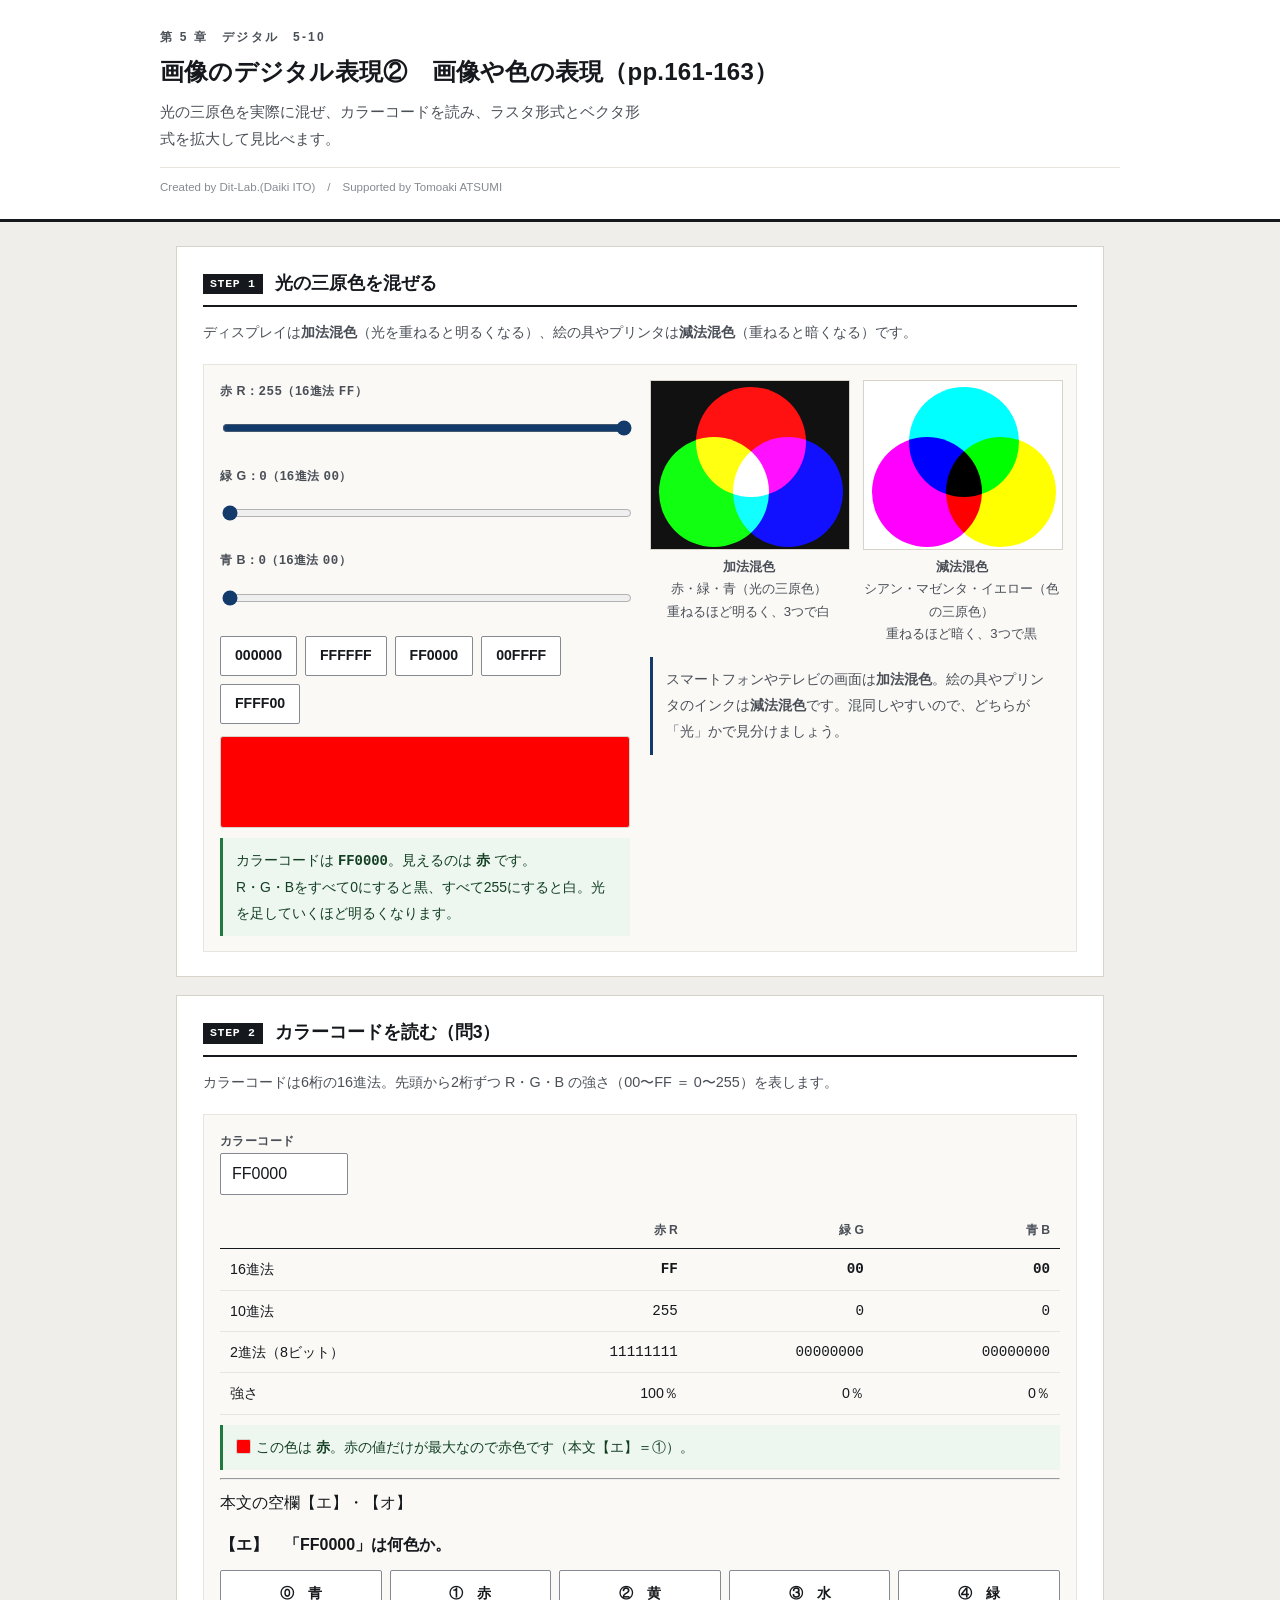
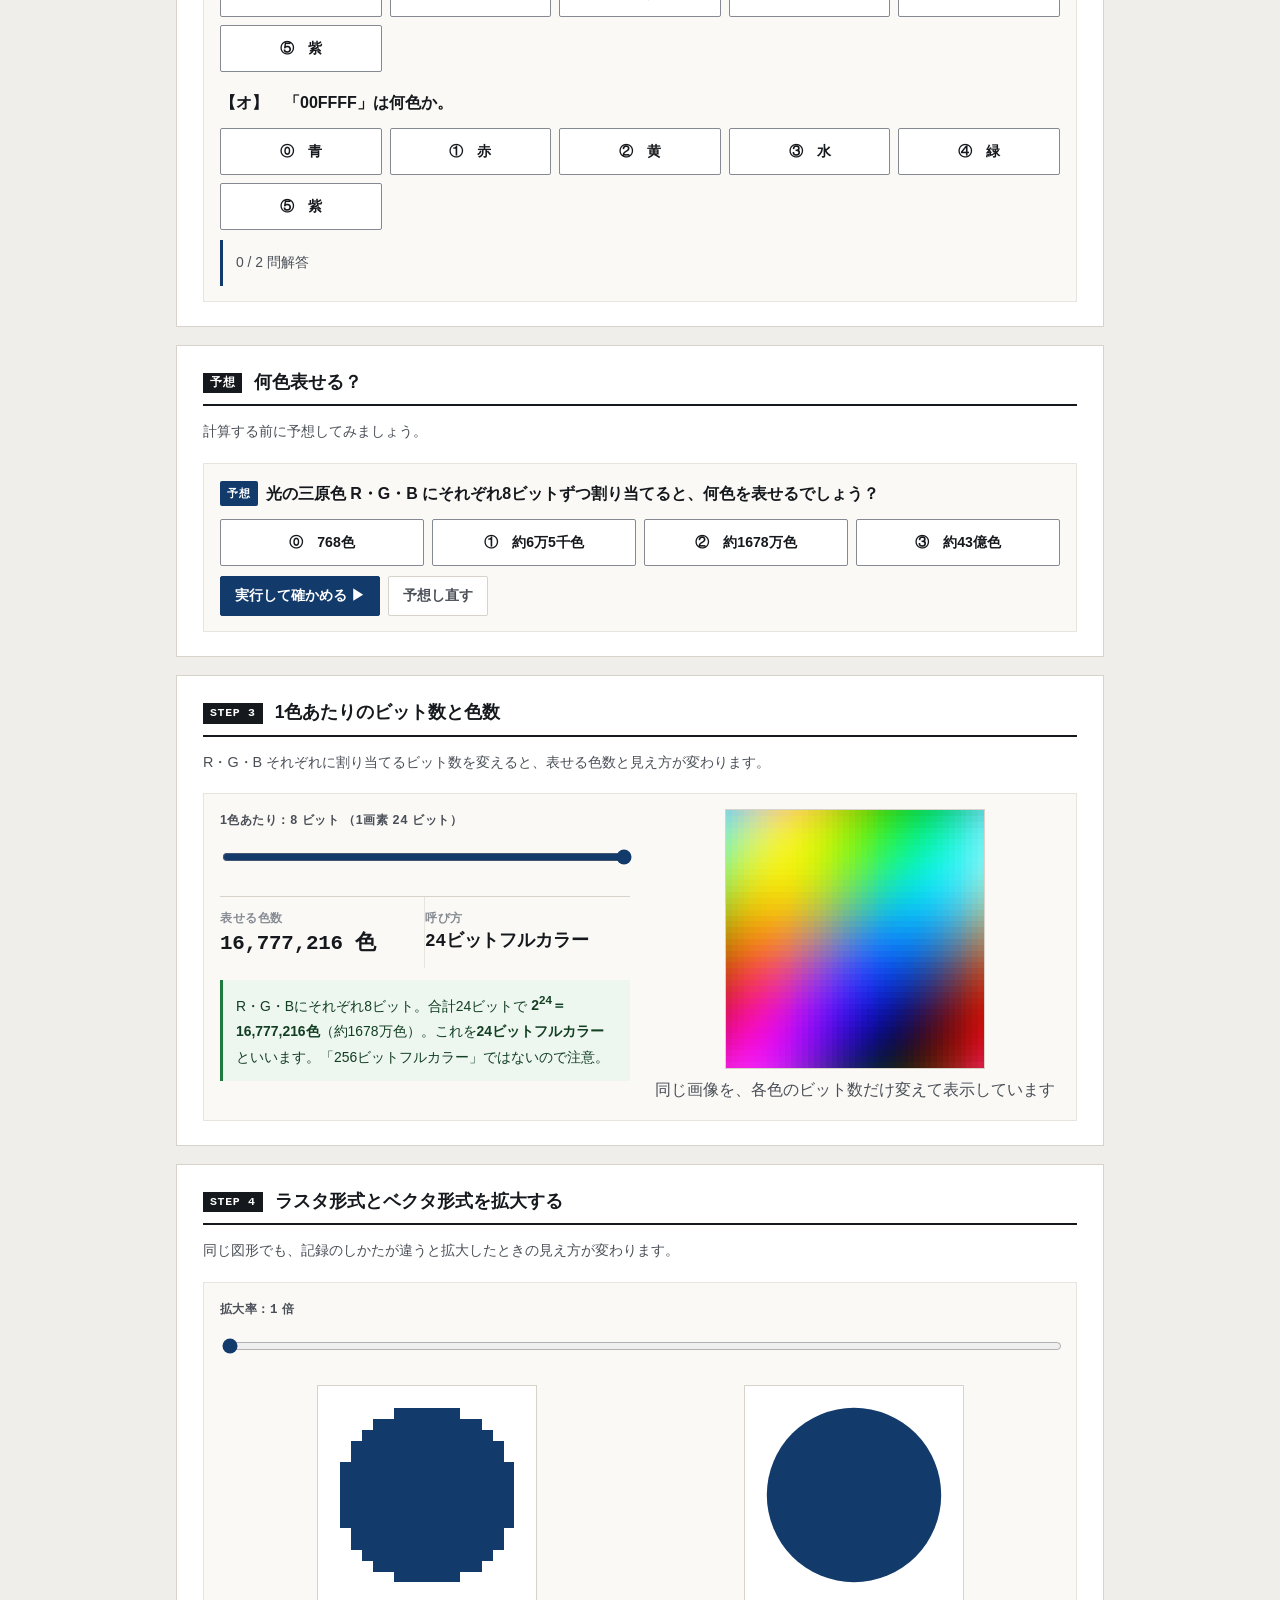
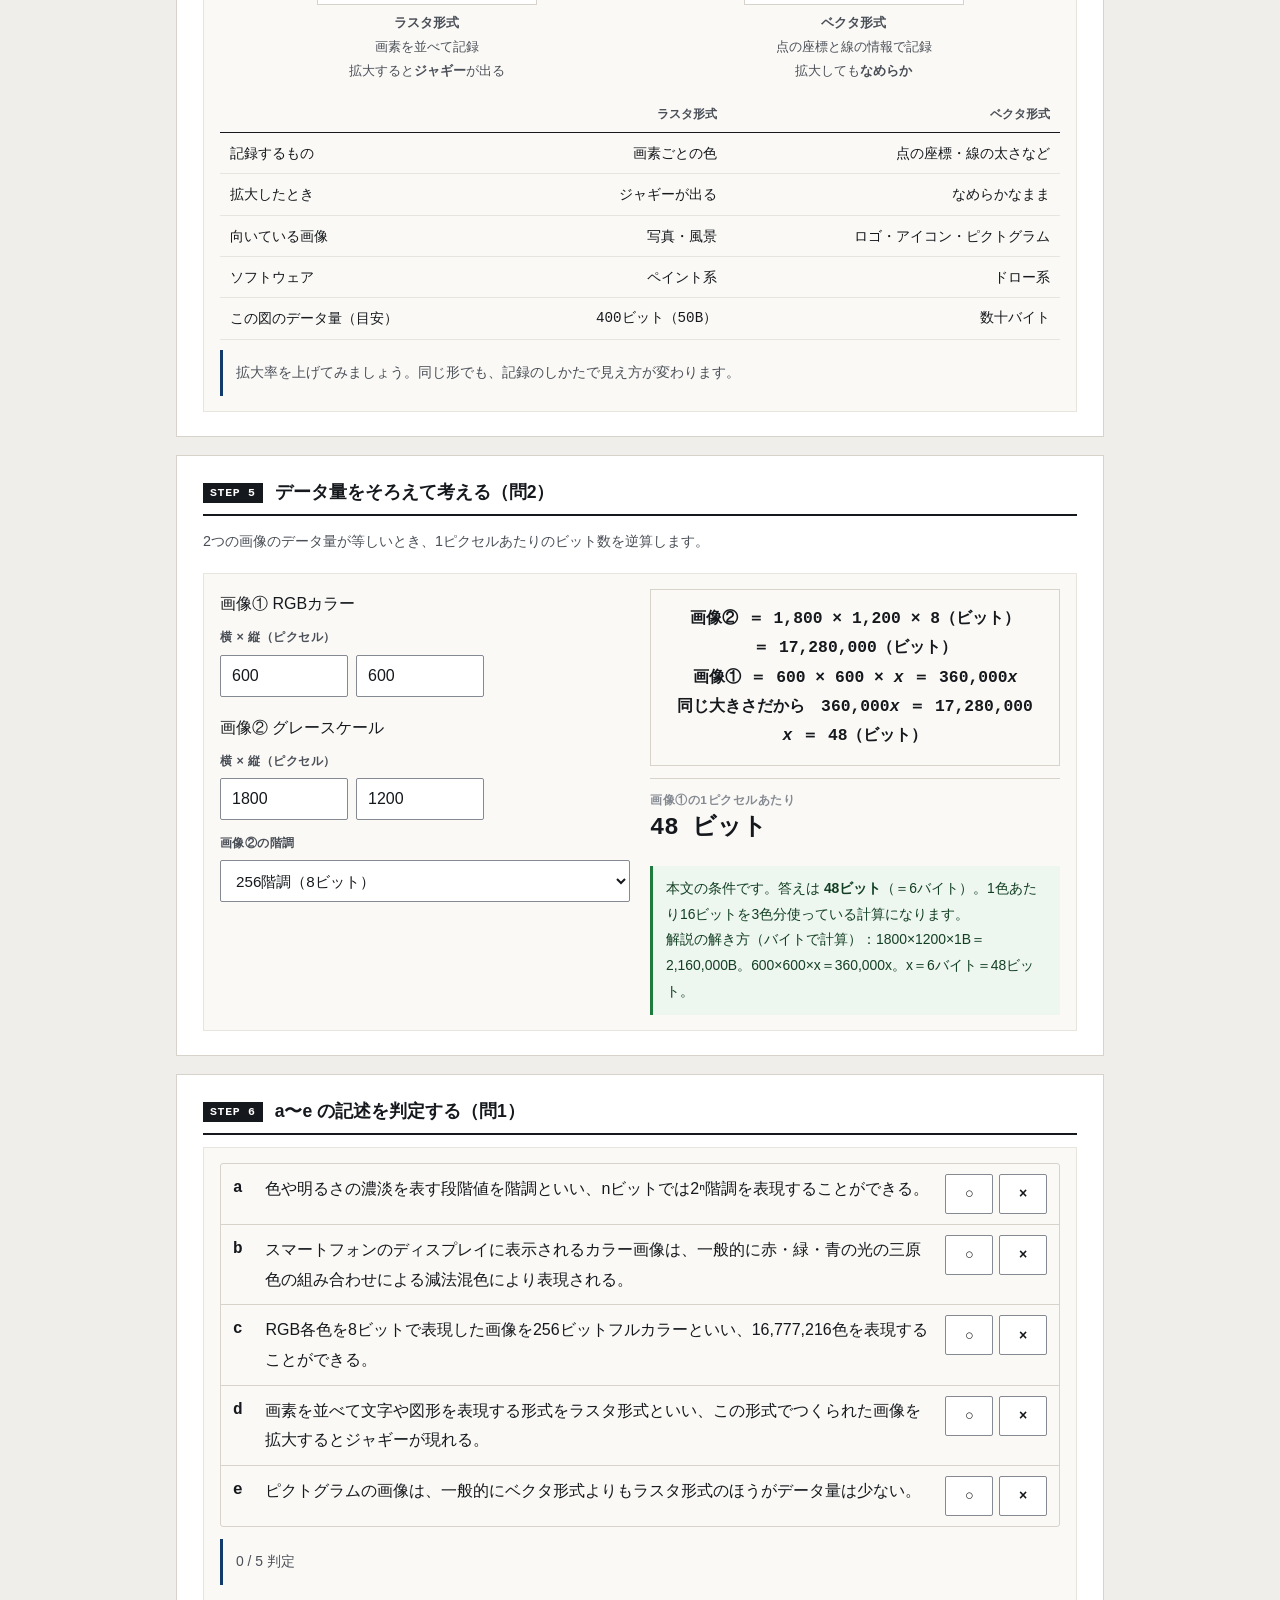
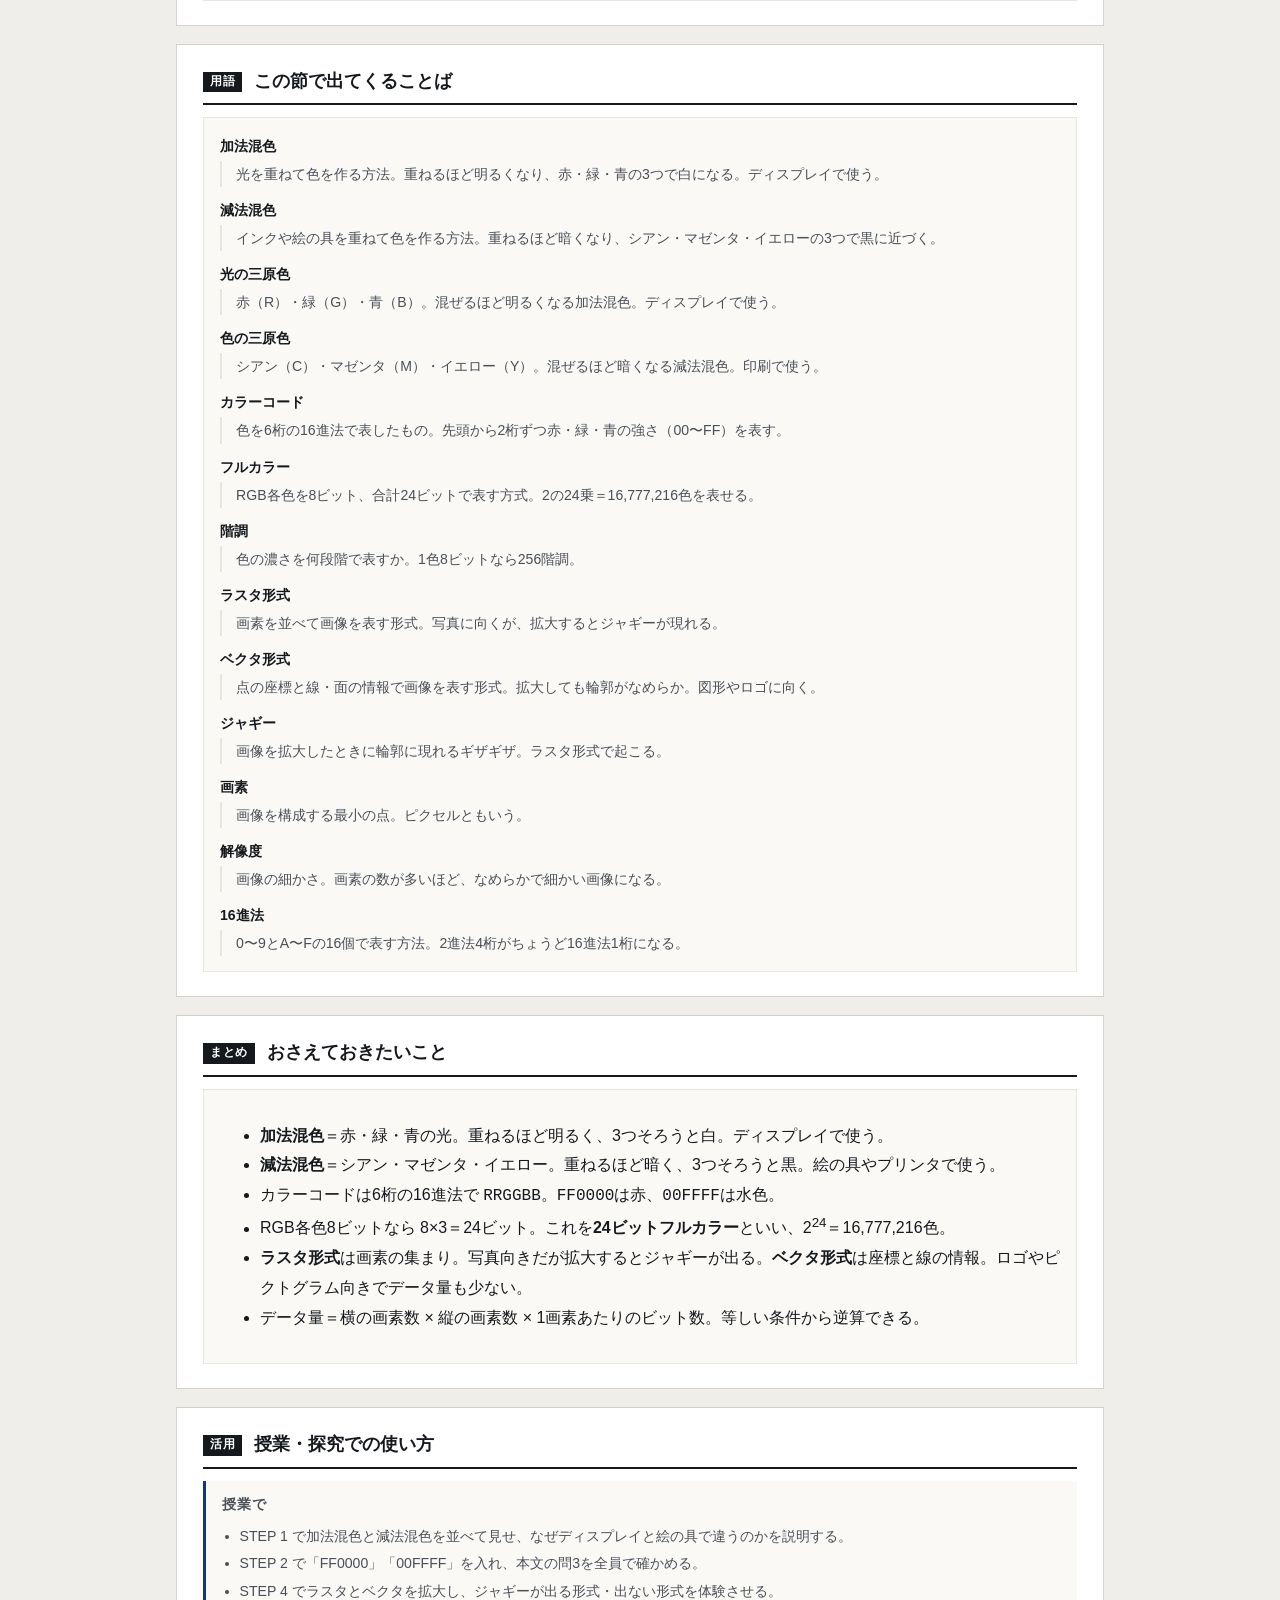
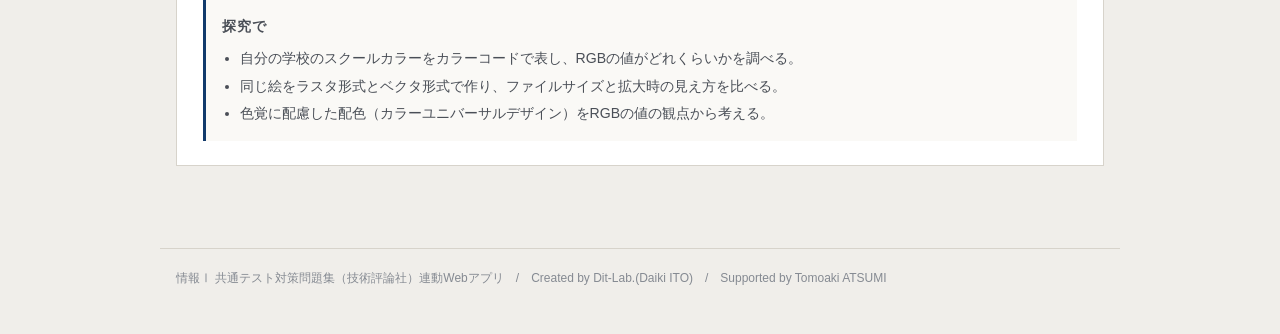
<file: index.html>
<!DOCTYPE html>
<html lang="ja">
<head>
<meta charset="UTF-8">
<meta name="viewport" content="width=device-width, initial-scale=1.0">
<title>画像のデジタル表現②　画像や色の表現｜情報Ⅰ共通テスト対策問題集</title>
<meta name="description" content="光の三原色を実際に混ぜ、カラーコードを読み、ラスタ形式とベクタ形式を拡大して見比べます。">
<link rel="icon" href="data:image/svg+xml,%3Csvg xmlns=%22http://www.w3.org/2000/svg%22 viewBox=%220 0 32 32%22%3E%3Crect width=%2232%22 height=%2232%22 fill=%22%2315181c%22/%3E%3Ctext x=%2216%22 y=%2222%22 font-size=%2218%22 font-family=%22monospace%22 fill=%22%23fff%22 text-anchor=%22middle%22%3E01%3C/text%3E%3C/svg%3E">
<link rel="stylesheet" href="css/style.css?v=88681cd4">
<link rel="stylesheet" href="css/app.css?v=6d75d50d">
</head>
<body>

<header class="app-header">
  <div class="inner">
    <span class="eyebrow">第 5 章　デジタル　5-10</span>
    <h1>画像のデジタル表現②　画像や色の表現（pp.161-163）</h1>
    <p class="lead">光の三原色を実際に混ぜ、カラーコードを読み、ラスタ形式とベクタ形式を拡大して見比べます。</p>
    <p class="credit">Created by Dit-Lab.(Daiki ITO)　/　Supported by Tomoaki ATSUMI</p>
  </div>
</header>

<main class="wrap">
  <section class="step" id="step1">
    <h2><span class="no">STEP 1</span>光の三原色を混ぜる</h2>
    <p class="desc">ディスプレイは<strong>加法混色</strong>（光を重ねると明るくなる）、絵の具やプリンタは<strong>減法混色</strong>（重ねると暗くなる）です。</p>
    <div class="panel">
      <div class="grid c2">
        <div>
          <label class="fld" for="rIn">赤 R：<span class="mono" id="rV">255</span>（16進法 <span class="mono" id="rH">FF</span>）</label>
          <input type="range" id="rIn" min="0" max="255" step="1" value="255">
          <label class="fld" for="gIn" style="margin-top:10px">緑 G：<span class="mono" id="gV">0</span>（16進法 <span class="mono" id="gH">00</span>）</label>
          <input type="range" id="gIn" min="0" max="255" step="1" value="0">
          <label class="fld" for="bIn" style="margin-top:10px">青 B：<span class="mono" id="bV">0</span>（16進法 <span class="mono" id="bH">00</span>）</label>
          <input type="range" id="bIn" min="0" max="255" step="1" value="0">
          <div class="btn-row" style="margin-top:12px;flex-wrap:wrap">
            <button class="btn" data-hex="000000">000000</button>
            <button class="btn" data-hex="FFFFFF">FFFFFF</button>
            <button class="btn" data-hex="FF0000">FF0000</button>
            <button class="btn" data-hex="00FFFF">00FFFF</button>
            <button class="btn" data-hex="FFFF00">FFFF00</button>
          </div>
          <div class="swatch" id="swatch" style="margin-top:12px"></div>
          <div class="note" id="colNote" style="margin-top:10px"></div>
        </div>
        <div>
          <div class="mixwrap">
            <figure>
              <div class="mixbox add"><i class="a" style="background:#f00"></i><i class="b" style="background:#0f0"></i><i class="c" style="background:#00f"></i></div>
              <figcaption><strong>加法混色</strong><br>赤・緑・青（光の三原色）<br>重ねるほど明るく、3つで白</figcaption>
            </figure>
            <figure>
              <div class="mixbox sub"><i class="a" style="background:#0ff"></i><i class="b" style="background:#f0f"></i><i class="c" style="background:#ff0"></i></div>
              <figcaption><strong>減法混色</strong><br>シアン・マゼンタ・イエロー（色の三原色）<br>重ねるほど暗く、3つで黒</figcaption>
            </figure>
          </div>
          <div class="note info" style="margin-top:12px">スマートフォンやテレビの画面は<strong>加法混色</strong>。絵の具やプリンタのインクは<strong>減法混色</strong>です。混同しやすいので、どちらが「光」かで見分けましょう。</div>
        </div>
      </div>
    </div>
  </section>

  <section class="step" id="step2">
    <h2><span class="no">STEP 2</span>カラーコードを読む（問3）</h2>
    <p class="desc">カラーコードは6桁の16進法。先頭から2桁ずつ R・G・B の強さ（00〜FF ＝ 0〜255）を表します。</p>
    <div class="panel">
      <div class="btn-row" style="align-items:flex-end;flex-wrap:wrap;gap:10px">
        <label class="fld" for="hexIn">カラーコード<br>
          <input type="text" id="hexIn" value="FF0000" class="mono" maxlength="7" style="width:8em"></label>
      </div>
      <div class="tbl-scroll" style="margin-top:12px"><table class="tbl" id="hexTable"></table></div>
      <div class="note" id="hexNote" style="margin-top:10px"></div>
      <hr class="sep">
      <p class="qhead">本文の空欄【エ】・【オ】</p>
      <div class="panel" id="q3Box" style="border:0;padding:0;background:none"></div>
      <div class="note" id="q3Note" style="margin-top:10px"></div>
    </div>
  </section>

  <section class="step">
    <h2><span class="no">予想</span>何色表せる？</h2>
    <p class="desc">計算する前に予想してみましょう。</p>
    <div class="panel"><div id="pdC"></div></div>
  </section>

  <section class="step" id="step3">
    <h2><span class="no">STEP 3</span>1色あたりのビット数と色数</h2>
    <p class="desc">R・G・B それぞれに割り当てるビット数を変えると、表せる色数と見え方が変わります。</p>
    <div class="panel">
      <div class="grid c2">
        <div>
          <label class="fld" for="bpc">1色あたり：<span class="mono" id="bpcV">8</span> ビット
            （1画素 <span class="mono" id="bppV">24</span> ビット）</label>
          <input type="range" id="bpc" min="1" max="8" step="1" value="8">
          <div class="metrics" style="margin-top:12px">
            <div class="metric"><div class="k">表せる色数</div><div class="v" id="colorCount" style="font-size:1.3rem">—</div></div>
            <div class="metric"><div class="k">呼び方</div><div class="v" id="colorName" style="font-size:1.1rem">—</div></div>
          </div>
          <div class="note" id="bpcNote" style="margin-top:12px"></div>
        </div>
        <div>
          <div id="posterBox"></div>
          <p class="small" style="color:var(--muted);text-align:center;margin-top:6px">同じ画像を、各色のビット数だけ変えて表示しています</p>
        </div>
      </div>
    </div>
  </section>

  <section class="step" id="step4">
    <h2><span class="no">STEP 4</span>ラスタ形式とベクタ形式を拡大する</h2>
    <p class="desc">同じ図形でも、記録のしかたが違うと拡大したときの見え方が変わります。</p>
    <div class="panel">
      <label class="fld" for="zoom">拡大率：<span class="mono" id="zoomV">1</span> 倍</label>
      <input type="range" id="zoom" min="1" max="10" step="1" value="1">
      <div class="zoompair" style="margin-top:12px">
        <figure><div id="rasterBox"></div><figcaption><strong>ラスタ形式</strong><br>画素を並べて記録<br>拡大すると<strong>ジャギー</strong>が出る</figcaption></figure>
        <figure><div id="vectorBox"></div><figcaption><strong>ベクタ形式</strong><br>点の座標と線の情報で記録<br>拡大しても<strong>なめらか</strong></figcaption></figure>
      </div>
      <div class="tbl-scroll" style="margin-top:12px"><table class="tbl" id="rvTable"></table></div>
      <div class="note info" id="rvNote" style="margin-top:10px"></div>
    </div>
  </section>

  <section class="step" id="step5">
    <h2><span class="no">STEP 5</span>データ量をそろえて考える（問2）</h2>
    <p class="desc">2つの画像のデータ量が等しいとき、1ピクセルあたりのビット数を逆算します。</p>
    <div class="panel">
      <div class="grid c2">
        <div>
          <p class="qhead" style="margin:0 0 8px">画像① RGBカラー</p>
          <label class="fld" for="w1">横 × 縦（ピクセル）</label>
          <div class="btn-row">
            <input type="number" id="w1" value="600" min="1" class="mono" style="width:8em">
            <input type="number" id="h1" value="600" min="1" class="mono" style="width:8em">
          </div>
          <p class="qhead" style="margin:16px 0 8px">画像② グレースケール</p>
          <label class="fld" for="w2">横 × 縦（ピクセル）</label>
          <div class="btn-row">
            <input type="number" id="w2" value="1800" min="1" class="mono" style="width:8em">
            <input type="number" id="h2" value="1200" min="1" class="mono" style="width:8em">
          </div>
          <label class="fld" for="g2" style="margin-top:12px">画像②の階調</label>
          <select class="sel" id="g2">
            <option value="8" selected>256階調（8ビット）</option>
            <option value="4">16階調（4ビット）</option>
            <option value="1">2階調（1ビット）</option>
          </select>
        </div>
        <div>
          <div class="eqbox" id="eqBox">—</div>
          <div class="metrics" style="margin-top:12px">
            <div class="metric"><div class="k">画像①の1ピクセルあたり</div><div class="v" id="ansBits" style="font-size:1.5rem">—</div></div>
          </div>
          <div class="note" id="eqNote" style="margin-top:12px"></div>
        </div>
      </div>
    </div>
  </section>

  <section class="step" id="step6">
    <h2><span class="no">STEP 6</span>a〜e の記述を判定する（問1）</h2>
    <div class="panel">
      <div class="abcde" id="jBox"></div>
      <div class="note" id="jNote" style="margin-top:12px"></div>
    </div>
  </section>

  <section class="step" id="glossary">
    <h2><span class="no">用語</span>この節で出てくることば</h2>
    <div class="panel"><div id="glossBox"></div></div>
  </section>

  <section class="step" id="wrap">
    <h2><span class="no">まとめ</span>おさえておきたいこと</h2>
    <div class="panel">
      <ul class="bullets">
        <li><strong>加法混色</strong>＝赤・緑・青の光。重ねるほど明るく、3つそろうと白。ディスプレイで使う。</li>
        <li><strong>減法混色</strong>＝シアン・マゼンタ・イエロー。重ねるほど暗く、3つそろうと黒。絵の具やプリンタで使う。</li>
        <li>カラーコードは6桁の16進法で <span class="mono">RRGGBB</span>。<span class="mono">FF0000</span>は赤、<span class="mono">00FFFF</span>は水色。</li>
        <li>RGB各色8ビットなら 8×3＝24ビット。これを<strong>24ビットフルカラー</strong>といい、2<sup>24</sup>＝16,777,216色。</li>
        <li><strong>ラスタ形式</strong>は画素の集まり。写真向きだが拡大するとジャギーが出る。<strong>ベクタ形式</strong>は座標と線の情報。ロゴやピクトグラム向きでデータ量も少ない。</li>
        <li>データ量＝横の画素数 × 縦の画素数 × 1画素あたりのビット数。等しい条件から逆算できる。</li>
      </ul>
    </div>
  </section>

  <section class="step">
    <h2><span class="no">活用</span>授業・探究での使い方</h2>
    <div class="use-note">
      <h3>授業で</h3>
      <ul>
        <li>STEP 1 で加法混色と減法混色を並べて見せ、なぜディスプレイと絵の具で違うのかを説明する。</li>
        <li>STEP 2 で「FF0000」「00FFFF」を入れ、本文の問3を全員で確かめる。</li>
        <li>STEP 4 でラスタとベクタを拡大し、ジャギーが出る形式・出ない形式を体験させる。</li>
      </ul>
      <h3 style="margin-top:12px">探究で</h3>
      <ul>
        <li>自分の学校のスクールカラーをカラーコードで表し、RGBの値がどれくらいかを調べる。</li>
        <li>同じ絵をラスタ形式とベクタ形式で作り、ファイルサイズと拡大時の見え方を比べる。</li>
        <li>色覚に配慮した配色（カラーユニバーサルデザイン）をRGBの値の観点から考える。</li>
      </ul>
    </div>
  </section>

</main>

<footer class="app-footer">
  情報Ⅰ 共通テスト対策問題集（技術評論社）連動Webアプリ　/　Created by Dit-Lab.(Daiki ITO)　/　Supported by Tomoaki ATSUMI
</footer>

<script src="js/terms.js?v=616d4997"></script>
<script src="js/predict.js?v=1b9c8bf0"></script>
<script src="js/app.js?v=20e67942"></script>
</body>
</html>
</file>
<file: css/style.css>
/* =========================================================
   情報Ⅰ 共通テスト対策問題集 — Web アプリ共通スタイル
   紙面（参考書）に寄せた設計。装飾色は使わず、色は意味を持つときだけ。
   ========================================================= */

:root{
  --paper:#ffffff;
  --paper-2:#faf9f6;      /* うすい紙 */
  --bg:#f0eeea;           /* 台紙 */
  --ink:#15181c;
  --ink-2:#4a4f57;
  --ink-3:#858a92;
  --rule:#d7d3cb;
  /* 旧名のまま書かれているアプリ用の別名（未定義だと枠線や文字色が消えるため） */
  --line: var(--rule);
  --muted: var(--ink-2);
  --sans: var(--font);         /* 罫線 */
  --rule-2:#e8e5df;
  --accent:#123a6b;       /* 濃紺。主要操作と現在地だけに使う */
  --accent-w:#e9eef6;
  --zero:#c0392b;         /* 左＝0 */
  --one:#1d4ed8;          /* 右＝1 */
  --ok:#1f7a3d;   --ok-bg:#eef6f0;
  --ng:#b3261e;   --ng-bg:#fbefee;
  --warn:#8a5a00; --warn-bg:#fbf5e8;
  --font:"Hiragino Kaku Gothic ProN","Hiragino Sans","Yu Gothic Medium","Yu Gothic",
         "Noto Sans JP",Meiryo,-apple-system,BlinkMacSystemFont,sans-serif;
  --mono:"SFMono-Regular",Menlo,Consolas,"Courier New",monospace;
}

*{box-sizing:border-box}
[hidden]{display:none !important}
html{-webkit-text-size-adjust:100%}
body{
  margin:0; background:var(--bg); color:var(--ink);
  font-family:var(--font); font-size:16px; line-height:1.85;
  font-feature-settings:"palt" 1;
}
h1,h2,h3,h4{line-height:1.45; margin:0; font-weight:700}
p{margin:0 0 .75em} p:last-child{margin-bottom:0}
a{color:var(--accent)}

/* ---------- 標題 ---------- */
.app-header{background:var(--paper); border-bottom:3px solid var(--ink); padding:26px 20px 20px}
.app-header .inner{max-width:960px; margin:0 auto}
.app-header .eyebrow{
  font-size:.75rem; font-weight:700; color:var(--ink-2); letter-spacing:.18em;
  display:block; margin-bottom:7px;
}
.app-header h1{font-size:1.5rem; letter-spacing:.01em}
.app-header .lead{font-size:.92rem; color:var(--ink-2); margin-top:9px; max-width:60ch}
.app-header .credit{
  font-size:.72rem; color:var(--ink-3); margin-top:14px;
  padding-top:9px; border-top:1px solid var(--rule-2);
}

/* ---------- 版面 ---------- */
.wrap{max-width:960px; margin:0 auto; padding:24px 16px 64px}
.step{background:var(--paper); border:1px solid var(--rule); padding:24px 26px; margin-bottom:18px}
.step > h2{
  display:flex; align-items:baseline; gap:12px; font-size:1.1rem;
  padding-bottom:9px; border-bottom:2px solid var(--ink); margin-bottom:12px;
}
.step > h2 .no{
  flex:none; font-family:var(--mono); font-size:.72rem; font-weight:700;
  background:var(--ink); color:var(--paper); padding:2px 7px; letter-spacing:.06em;
  position:relative; top:-2px;
}
.step > .desc{color:var(--ink-2); font-size:.9rem; margin-bottom:18px}
.step[hidden]{display:none}

.grid{display:grid; gap:20px}
.grid > *{min-width:0}          /* 子の中身で列が広がるのを防ぐ */
@media(min-width:800px){ .grid.c2{grid-template-columns:1fr 1fr} }
@media(min-width:800px){ .grid.c21{grid-template-columns:1.45fr 1fr} }

.panel{border:1px solid var(--rule-2); background:var(--paper-2); padding:15px 16px; min-width:0}
.panel > h3{
  font-size:.8rem; font-weight:700; color:var(--ink-2); letter-spacing:.08em;
  margin-bottom:12px; padding-bottom:6px; border-bottom:1px solid var(--rule);
}

/* ---------- 部品 ---------- */
.btn{
  appearance:none; border:1px solid var(--ink-3); background:var(--paper); color:var(--ink);
  font-family:inherit; font-size:.88rem; font-weight:700; padding:8px 14px;
  border-radius:2px; cursor:pointer; min-height:40px; line-height:1.4;
  transition:background .12s, border-color .12s, color .12s;
}
.btn:hover:not(:disabled){background:var(--accent-w); border-color:var(--accent); color:var(--accent)}
.btn:disabled{opacity:.35; cursor:not-allowed}
.btn.primary{background:var(--accent); color:var(--paper); border-color:var(--accent)}
.btn.primary:hover:not(:disabled){background:#0d2c53; color:var(--paper)}
.btn.ghost{border-color:var(--rule); color:var(--ink-2)}
.btn.sm{font-size:.8rem; padding:5px 10px; min-height:34px}
.btn-row{display:flex; flex-wrap:wrap; gap:8px; align-items:center}

/* タブ（見出し下線式） */
.seg{display:flex; gap:0; border-bottom:1px solid var(--rule)}
.seg button{
  appearance:none; border:0; background:transparent; font-family:inherit; font-size:.88rem;
  font-weight:700; color:var(--ink-3); padding:9px 4px; margin-right:26px; cursor:pointer;
  border-bottom:3px solid transparent; margin-bottom:-1px; min-height:40px;
}
.seg button:hover{color:var(--ink-2)}
.seg button[aria-pressed="true"]{color:var(--ink); border-bottom-color:var(--accent)}

label.fld{display:block; font-size:.78rem; font-weight:700; color:var(--ink-2); margin-bottom:5px; letter-spacing:.04em}
input[type=text], textarea, input[type=number]{
  width:100%; font-family:inherit; font-size:1rem; color:var(--ink);
  border:1px solid var(--ink-3); border-radius:2px; padding:9px 11px;
  background:var(--paper); min-height:42px;
}
input:focus, textarea:focus{outline:2px solid var(--accent); outline-offset:-1px; border-color:var(--accent)}
.btn:focus-visible, .seg button:focus-visible, .node-card:focus-visible{outline:2px solid var(--accent); outline-offset:2px}
textarea{resize:vertical; line-height:1.7}
.mono{font-family:var(--mono)}

table.tbl{width:100%; border-collapse:collapse; font-size:.89rem}
table.tbl th, table.tbl td{border-bottom:1px solid var(--rule-2); padding:7px 10px; text-align:right}
table.tbl th:first-child, table.tbl td:first-child{text-align:left}
table.tbl thead th{border-bottom:1.5px solid var(--ink); font-size:.76rem; color:var(--ink-2); font-weight:700; white-space:nowrap}
.tbl-scroll{overflow-x:auto; -webkit-overflow-scrolling:touch; max-width:100%}

.note{padding:10px 13px; font-size:.87rem; border-left:3px solid var(--ink-3); background:var(--paper-2); overflow-wrap:break-word; word-break:break-word}
.note.ok{background:var(--ok-bg); border-left-color:var(--ok); color:#123f22}
.note.ng{background:var(--ng-bg); border-left-color:var(--ng); color:#6d1a15}
.note.info{background:var(--paper-2); border-left-color:var(--accent); color:var(--ink-2)}
.note.warn{background:var(--warn-bg); border-left-color:var(--warn); color:#5c3d00}
.note[hidden]{display:none}

.badge{
  display:inline-block; font-size:.72rem; font-weight:700; padding:1px 7px;
  border:1px solid var(--rule); color:var(--ink-2); background:var(--paper); letter-spacing:.04em;
}

/* 数値は罫線で仕切るだけ。カードにしない */
.metrics{display:flex; flex-wrap:wrap; gap:0; border-top:1px solid var(--rule)}
.metric{flex:1 1 130px; padding:11px 14px 11px 0; border-right:1px solid var(--rule-2)}
.metric:last-child{border-right:0}
.metric .k{font-size:.74rem; color:var(--ink-3); font-weight:700; letter-spacing:.05em}
.metric .v{font-size:1.6rem; font-weight:700; line-height:1.3; font-family:var(--mono); letter-spacing:-.01em}
.metric .s{font-size:.76rem; color:var(--ink-2)}

.bit0{color:var(--zero); font-weight:700}
.bit1{color:var(--one); font-weight:700}

.app-footer{
  max-width:960px; margin:0 auto; padding:18px 16px 44px; color:var(--ink-3);
  font-size:.75rem; border-top:1px solid var(--rule);
}
.sr-only{position:absolute;width:1px;height:1px;overflow:hidden;clip:rect(0 0 0 0);white-space:nowrap}

@media(max-width:640px){
  body{font-size:15px}
  .app-header{padding:20px 16px 16px}
  .app-header h1{font-size:1.16rem}
  .wrap{padding:16px 12px 52px}
  .step{padding:18px 15px}
  .seg button{margin-right:18px; font-size:.84rem}
  .metric{flex-basis:50%; border-right:0}
}
@media (prefers-reduced-motion:reduce){ *{animation:none!important; transition:none!important} }

/* ---------- 自分のデータ・共有・印刷 ---------- */
.toolbar{display:flex; flex-wrap:wrap; gap:8px; align-items:center; margin-top:12px;
  padding-top:12px; border-top:1px solid var(--rule-2)}
.toolbar .hint{font-size:.78rem; color:var(--ink-3)}
.paste-area{width:100%; min-height:110px; font-family:var(--mono); font-size:.86rem}
.use-note{background:var(--paper-2); border-left:3px solid var(--accent); padding:14px 16px; font-size:.88rem}
.use-note h3{font-size:.86rem; letter-spacing:.06em; margin-bottom:8px; color:var(--ink-2)}
.use-note ol, .use-note ul{margin:0; padding-left:1.25em; line-height:1.95; color:var(--ink-2)}

@media print{
  body{background:#fff}
  .app-header{border-bottom:2px solid #000}
  .step{border:1px solid #bbb; break-inside:avoid; page-break-inside:avoid; margin-bottom:12px}
  .btn, .seg, .toolbar, input[type=range]{display:none !important}
  .note{border-left-width:2px}
  a[href]:after{content:""}
}

/* ---------- 入力グリッド ---------- */
.dg-scroll{overflow:auto; -webkit-overflow-scrolling:touch; border:1px solid var(--rule); background:var(--paper); max-height:420px}
table.dg{border-collapse:collapse; font-family:var(--mono); font-size:.9rem; min-width:100%}
table.dg th, table.dg td{border:1px solid var(--rule-2); padding:0}
table.dg thead th{background:var(--paper-2); position:sticky; top:0; z-index:2}
table.dg .dg-n{background:var(--paper-2); color:var(--ink-3); font-size:.76rem; font-weight:400;
  text-align:center; min-width:34px; padding:0 4px; position:sticky; left:0; z-index:1}
table.dg .dg-corner{background:var(--paper-2); min-width:34px; position:sticky; left:0; z-index:3}
table.dg .dg-act{background:var(--paper-2); width:34px}
.dg-h, .dg-c{width:100%; min-width:96px; border:0; background:transparent; font-family:inherit;
  font-size:.9rem; padding:8px 9px; color:var(--ink); min-height:38px}
.dg-h{font-weight:700; font-family:var(--font); font-size:.82rem; color:var(--ink-2)}
.dg-c.num{text-align:right}
.dg-c:focus, .dg-h:focus{outline:2px solid var(--accent); outline-offset:-2px; background:var(--accent-w)}
.dg-del{border:0; background:transparent; color:var(--ink-3); cursor:pointer; width:32px; height:34px; font-size:1rem}
.dg-del:hover{color:var(--ng)}
.dg-tools{display:flex; flex-wrap:wrap; gap:8px; align-items:center; margin-top:10px}
.dg-hint{font-size:.76rem; color:var(--ink-3)}

/* ---------- ファイル読み込み ---------- */
.filebox{display:flex; flex-wrap:wrap; gap:10px; align-items:center; padding:12px;
  border:1px dashed var(--rule); background:var(--paper-2)}
.filebox input[type=file]{font-size:.85rem; font-family:inherit; max-width:100%}
.filebox .sel{max-width:220px}
.filelabel{display:inline-flex; align-items:center; gap:6px; font-size:.85rem; font-weight:700;
  border:1px solid var(--ink-3); background:var(--paper); padding:8px 14px; border-radius:2px; cursor:pointer; min-height:40px}
.filelabel:hover{border-color:var(--accent); color:var(--accent); background:var(--accent-w)}
.filelabel input{display:none}

/* ---------- 用語解説 ---------- */
.term{position:relative; border-bottom:1.5px dotted var(--accent); cursor:help; color:var(--accent); font-weight:700}
.term .term-pop{display:none; position:absolute; left:0; top:1.7em; z-index:50; width:min(300px,78vw);
  background:var(--paper); border:1px solid var(--ink-3); box-shadow:0 6px 20px rgba(0,0,0,.14);
  padding:10px 12px; font-size:.82rem; font-weight:400; color:var(--ink-2); line-height:1.75;
  border-left:3px solid var(--accent); cursor:auto; text-align:left}
.term .term-pop b{display:block; color:var(--ink); font-size:.86rem; margin-bottom:3px}
.term.open .term-pop{display:block}
dl.gloss{margin:0; font-size:.88rem}
dl.gloss dt{font-weight:700; color:var(--ink); margin-top:10px}
dl.gloss dt:first-child{margin-top:0}
dl.gloss dd{margin:2px 0 0; color:var(--ink-2); line-height:1.85; padding-left:1em; border-left:2px solid var(--rule-2)}
@media print{ .term{border-bottom:0; color:inherit} .term .term-pop{display:none !important} }

/* ---------- スマホ・タブレット ---------- */
@media (max-width:1024px){
  /* iOS で入力時に画面が勝手に拡大するのを防ぐ（16px 未満だとズームする） */
  input[type=text], input[type=number], textarea, select, .dg-c, .dg-h{ font-size:16px }
  .dg-c, .dg-h{ min-width:110px }
}
@media (max-width:820px){
  .grid.c2,.grid.c21{grid-template-columns:1fr}
  .dg-scroll{max-height:340px}
  .filebox{flex-direction:column; align-items:stretch}
  .filebox .sel{max-width:100%}
  .term .term-pop{left:auto; right:0; width:min(280px,86vw)}
}
@media (max-width:480px){
  .step > h2{font-size:1rem; flex-wrap:wrap}
  .metrics{gap:0}
  .metric{flex-basis:50%; padding-right:10px}
  .metric .v{font-size:1.3rem}
  .btn{padding:8px 12px}
  .dg-tools{gap:6px}
  .dg-hint{width:100%}
}
/* タッチ操作でのスクロールを滑らかに */
.tbl-scroll, .dg-scroll, .tree-box{ -webkit-overflow-scrolling:touch; overscroll-behavior-x:contain }

/* 幅指定つきの入力欄がスマートフォンではみ出さないようにする */
input[type=text], input[type=number], input[type=search], textarea, select{ max-width:100% }
.btn-row > label{ min-width:0; max-width:100% }
.btn-row > label input, .btn-row > label select{ max-width:100% }

/* 共通：○×判定・並べかえ（quiz.js 用） */
.abcde{border:1px solid var(--rule); border-radius:3px; overflow:hidden}
.abcde > div{border-top:1px solid var(--rule); padding:10px 12px}
.abcde > div:first-child{border-top:0}
.abcde .st{display:flex; gap:10px; align-items:flex-start; flex-wrap:wrap}
.abcde .st .k{font-weight:700; font-family:var(--mono); min-width:1.4em}
.abcde .st .t{flex:1; min-width:12em}
.abcde .jb{display:flex; gap:6px}
.abcde .jb .btn{min-width:3.4em; padding:6px 10px; text-align:center}
.prep{display:grid; grid-template-columns:repeat(auto-fit,minmax(150px,1fr)); gap:10px; margin-top:10px}
.prep .slot{border:1px dashed var(--ink-3); border-radius:3px; padding:10px; min-height:92px; background:var(--paper)}
.prep .slot.filled{border-style:solid}
.prep .slot .tag{font:700 .74rem/1.4 var(--mono); color:var(--accent); display:block; margin-bottom:6px}
.prep .slot .txt{font-size:.86rem; line-height:1.7}
.cards{display:flex; flex-wrap:wrap; gap:8px; margin-top:10px}
.cards .c{border:1px solid var(--ink-3); border-radius:3px; padding:9px 12px; background:var(--paper);
  cursor:pointer; font-size:.88rem; max-width:100%; text-align:left; font-family:inherit; color:var(--ink)}
.cards .c:hover{background:var(--warn-bg)}
.cards .c.used{opacity:.35; pointer-events:none}

/* --- 予想してから実行 --- */
.pmark{display:inline-block; background:var(--accent); color:#fff; font-size:.7rem; font-weight:700;
  letter-spacing:.08em; padding:2px 7px; border-radius:2px; margin-right:8px; vertical-align:2px}
input.pin{font-size:1.05rem; padding:7px 10px; border:1px solid var(--rule); border-radius:3px;
  width:9em; max-width:100%; background:#fff}
.btn-row .unit{color:var(--muted); font-size:.9rem}
.choice4 .btn.on{border-color:var(--accent); box-shadow:inset 0 0 0 1px var(--accent); font-weight:700}
/* 設問文の見出し（flex ではなく通常の段落。.qhead は左右振り分け用なので用途が別） */
.pq{margin:0 0 10px; font-weight:700; line-height:1.85}

/* --- 自分のテーマでやってみる（ワークシート） --- */
.wsheet{display:grid; gap:14px}
@media(min-width:760px){ .wsheet{grid-template-columns:1fr 1fr} }
.wsf{display:block}
.wsf .wsl{display:block; font-weight:700; font-size:.9rem; margin-bottom:3px}
.wsf .wsh{display:block; font-size:.78rem; color:var(--muted); margin-bottom:5px; line-height:1.6}
.wsf textarea{width:100%; max-width:100%; font:inherit; font-size:.92rem; line-height:1.75;
  padding:8px 10px; border:1px solid var(--rule); border-radius:3px; background:#fff; resize:vertical}
.wsf textarea:focus{outline:2px solid var(--accent); outline-offset:-2px}
.wsout{margin-top:14px; border:1px solid var(--ink-3); border-radius:3px; background:#fff; padding:16px 18px}
.wsout h4{margin:0 0 10px; font-size:1rem}
.wsout dl{margin:0}
.wsout dt{font-weight:700; font-size:.84rem; color:var(--accent); margin-top:10px}
.wsout dd{margin:2px 0 0; font-size:.92rem; line-height:1.85; white-space:pre-wrap}
.wsout .wsmsg{margin:10px 0 0; font-size:.86rem; color:var(--muted)}
@media print{
  .app-header, .btn-row, .step:not(.wsprint){ display:none !important }
  .wsout{border:none; padding:0}
}
</file>
<file: css/app.css>
.qhead{display:flex; justify-content:space-between; align-items:center; margin-bottom:12px}
.card-q{border:1px solid var(--rule); background:var(--paper); padding:18px; margin-bottom:14px}
.q-scene{font-size:1rem; font-weight:700; line-height:1.9}
.choice4{display:grid; gap:8px; grid-template-columns:repeat(auto-fit,minmax(160px,1fr))}
.choice4 .btn{text-align:left; line-height:1.65; padding:11px 13px}
.choice4 .btn.correct{background:var(--ok-bg); border-color:var(--ok); color:var(--ok)}
.choice4 .btn.wrong{background:var(--ng-bg); border-color:var(--ng); color:var(--ng)}
.choice4.locked{pointer-events:none}
.sel{width:100%; font-family:inherit; font-size:.95rem; padding:9px 11px; min-height:42px;
  border:1px solid var(--ink-3); border-radius:2px; background:var(--paper); color:var(--ink)}
input[type=range]{width:100%; accent-color:var(--accent); height:34px}
.why{font-size:.85rem; color:var(--ink-2); line-height:1.85}
.eqbox{font-family:var(--mono); font-size:1.02rem; font-weight:700; text-align:center; padding:14px;
  border:1px solid var(--rule); background:var(--paper-2); line-height:1.8}
.blankin{border:1.5px solid var(--accent); background:#fff; padding:6px 8px; text-align:center;
  font-family:var(--mono); min-height:38px; font-size:.95rem; max-width:120px}
.blankin.ok{border-color:var(--ok); background:var(--ok-bg)}
.blankin.ng{border-color:var(--ng); background:var(--ng-bg)}
table.tbl td .blankin{width:100%; max-width:none}

/* --- 5-10 画像や色の表現方法 --- */
.mixwrap{display:grid;grid-template-columns:repeat(auto-fit,minmax(190px,1fr));gap:16px}
.mixwrap figure{margin:0;text-align:center}
.mixwrap figcaption{font-size:.82rem;color:var(--muted);margin-top:6px;line-height:1.7}
.mixbox{position:relative;width:200px;height:170px;margin:0 auto;background:#111;border:1px solid var(--line)}
.mixbox.sub{background:#fff}
.mixbox i{position:absolute;width:110px;height:110px;border-radius:50%;display:block}
.mixbox i.a{left:45px;top:6px} .mixbox i.b{left:8px;top:56px} .mixbox i.c{left:82px;top:56px}
.mixbox.add i{mix-blend-mode:screen}
.mixbox.sub i{mix-blend-mode:multiply}
.swatch{width:100%;height:92px;border:1px solid var(--line);border-radius:3px}
.chip{display:inline-block;width:1.1em;height:1.1em;border:1px solid var(--line);vertical-align:-.2em;margin-right:.35em;border-radius:2px}
.zoompair{display:grid;grid-template-columns:repeat(auto-fit,minmax(170px,1fr));gap:14px}
.zoompair figure{margin:0;text-align:center}
.zoompair svg{display:block;width:100%;max-width:220px;margin:0 auto;border:1px solid var(--line);background:#fff}
.zoompair figcaption{font-size:.82rem;color:var(--muted);margin-top:6px}
.abcde{border:1px solid var(--line);border-radius:3px;overflow:hidden}
.abcde > div{border-top:1px solid var(--line);padding:10px 12px}
.abcde > div:first-child{border-top:0}
.abcde .st{display:flex;gap:10px;align-items:flex-start;flex-wrap:wrap}
.abcde .st .k{font-weight:700;font-family:var(--mono);min-width:1.4em}
.abcde .st .t{flex:1;min-width:12em}
.abcde .jb{display:flex;gap:6px}
.abcde .jb .btn{min-width:3.4em;padding:6px 10px;text-align:center}
</file>
